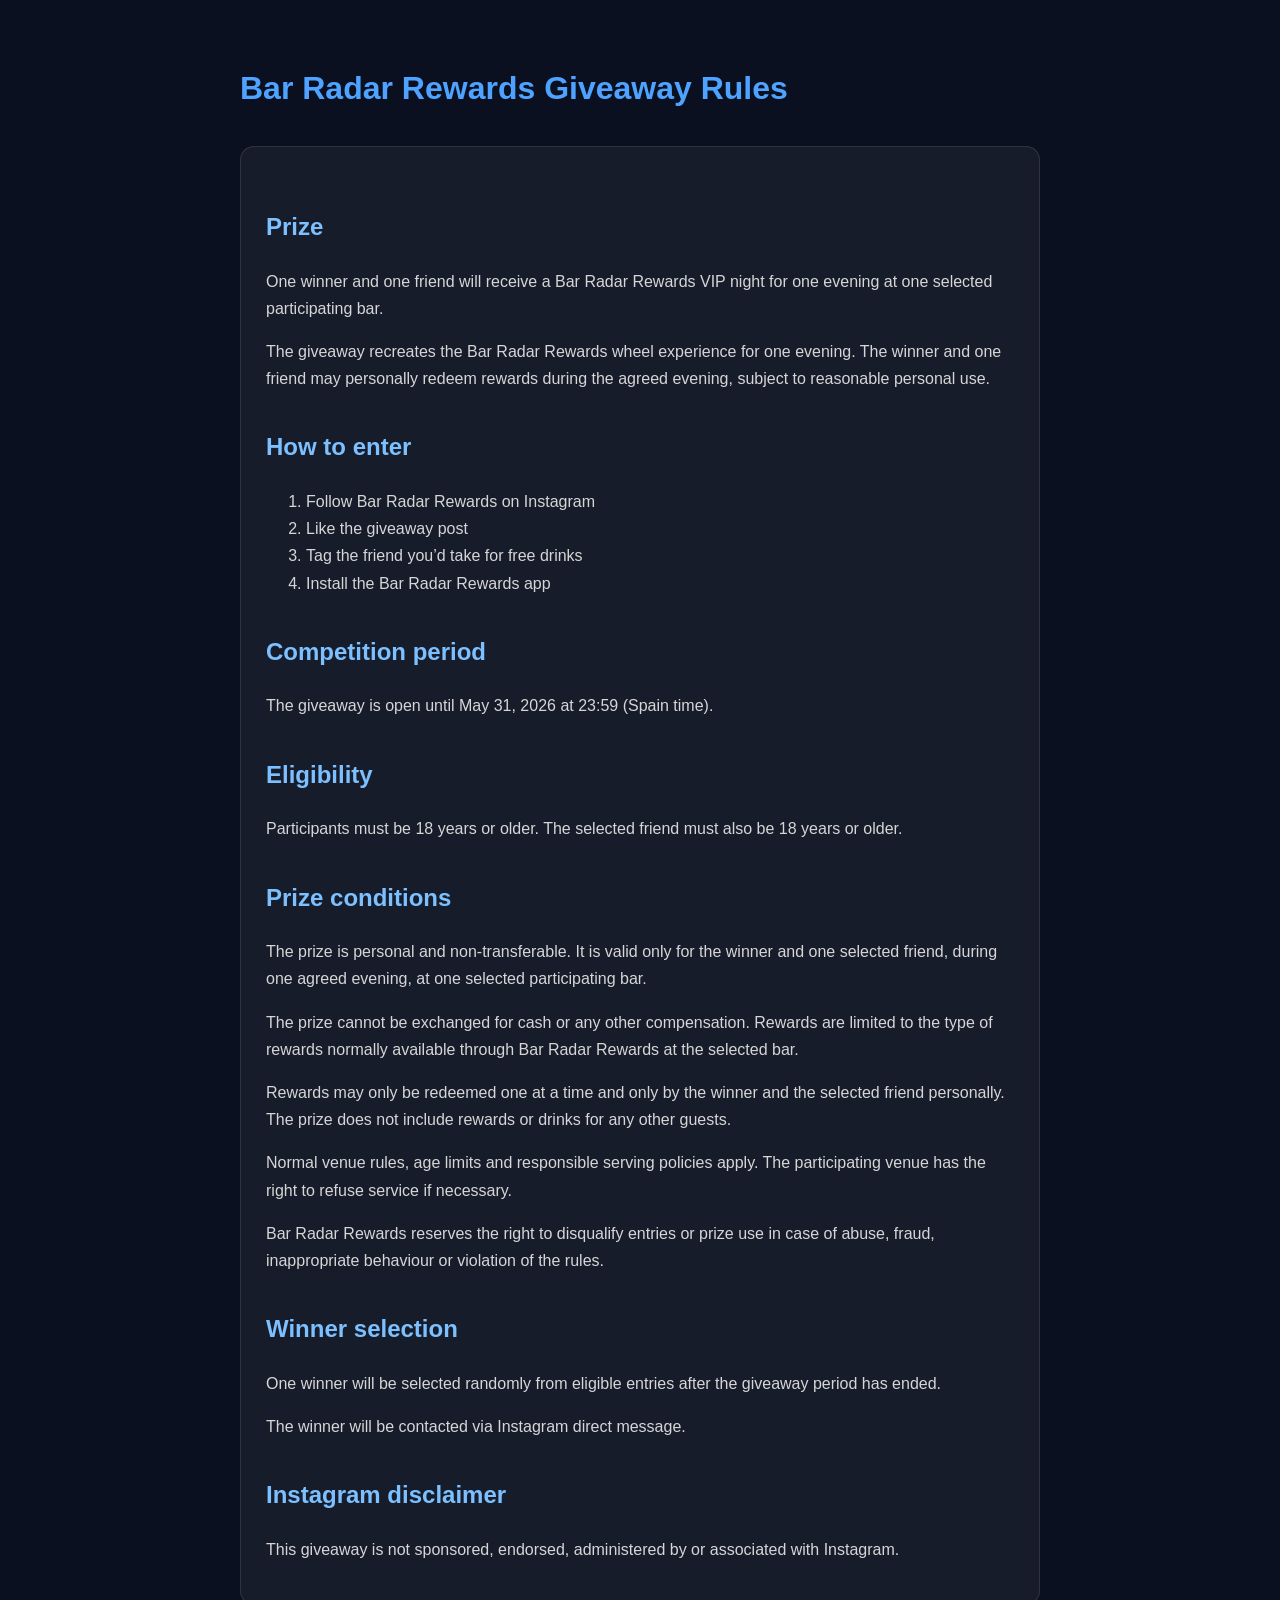
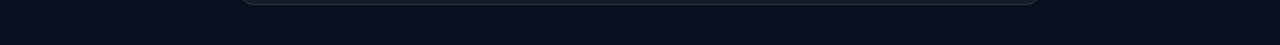
<file: giveaway.html>
<!DOCTYPE html>
<html lang="en">
<head>
  <meta charset="UTF-8" />
  <meta name="viewport" content="width=device-width, initial-scale=1.0"/>
  <title>Bar Radar Rewards Giveaway Rules</title>

  <style>
    body {
      background: #0b1020;
      color: white;
      font-family: Arial, sans-serif;
      line-height: 1.7;
      margin: 0;
      padding: 40px 20px;
    }

    .container {
      max-width: 800px;
      margin: auto;
    }

    h1 {
      color: #4da3ff;
      margin-bottom: 30px;
    }

    h2 {
      color: #7cc0ff;
      margin-top: 35px;
    }

    p, li {
      color: #d6d6d6;
    }

    .box {
      background: rgba(255,255,255,0.05);
      border: 1px solid rgba(255,255,255,0.1);
      border-radius: 14px;
      padding: 25px;
      margin-top: 20px;
    }

    a {
      color: #4da3ff;
    }
  </style>
</head>

<body>

<div class="container">

  <h1>Bar Radar Rewards Giveaway Rules</h1>

  <div class="box">

    <h2>Prize</h2>

    <p>
      One winner and one friend will receive a Bar Radar Rewards VIP night
      for one evening at one selected participating bar.
    </p>

    <p>
      The giveaway recreates the Bar Radar Rewards wheel experience for one evening.
      The winner and one friend may personally redeem rewards during the agreed evening,
      subject to reasonable personal use.
    </p>

    <h2>How to enter</h2>

    <ol>
      <li>Follow Bar Radar Rewards on Instagram</li>
      <li>Like the giveaway post</li>
      <li>Tag the friend you’d take for free drinks</li>
      <li>Install the Bar Radar Rewards app</li>
    </ol>

    <h2>Competition period</h2>

    <p>
      The giveaway is open until May 31, 2026 at 23:59 (Spain time).
    </p>

    <h2>Eligibility</h2>

    <p>
      Participants must be 18 years or older.
      The selected friend must also be 18 years or older.
    </p>

    <h2>Prize conditions</h2>

    <p>
      The prize is personal and non-transferable.
      It is valid only for the winner and one selected friend,
      during one agreed evening,
      at one selected participating bar.
    </p>

    <p>
      The prize cannot be exchanged for cash or any other compensation.
      Rewards are limited to the type of rewards normally available through
      Bar Radar Rewards at the selected bar.
    </p>

    <p>
      Rewards may only be redeemed one at a time and only by the winner
      and the selected friend personally.
      The prize does not include rewards or drinks for any other guests.
    </p>

    <p>
      Normal venue rules, age limits and responsible serving policies apply.
      The participating venue has the right to refuse service if necessary.
    </p>

    <p>
      Bar Radar Rewards reserves the right to disqualify entries or prize use
      in case of abuse, fraud, inappropriate behaviour or violation of the rules.
    </p>

    <h2>Winner selection</h2>

    <p>
      One winner will be selected randomly from eligible entries
      after the giveaway period has ended.
    </p>

    <p>
      The winner will be contacted via Instagram direct message.
    </p>

    <h2>Instagram disclaimer</h2>

    <p>
      This giveaway is not sponsored, endorsed, administered by
      or associated with Instagram.
    </p>

  </div>

</div>

</body>
</html>
</file>
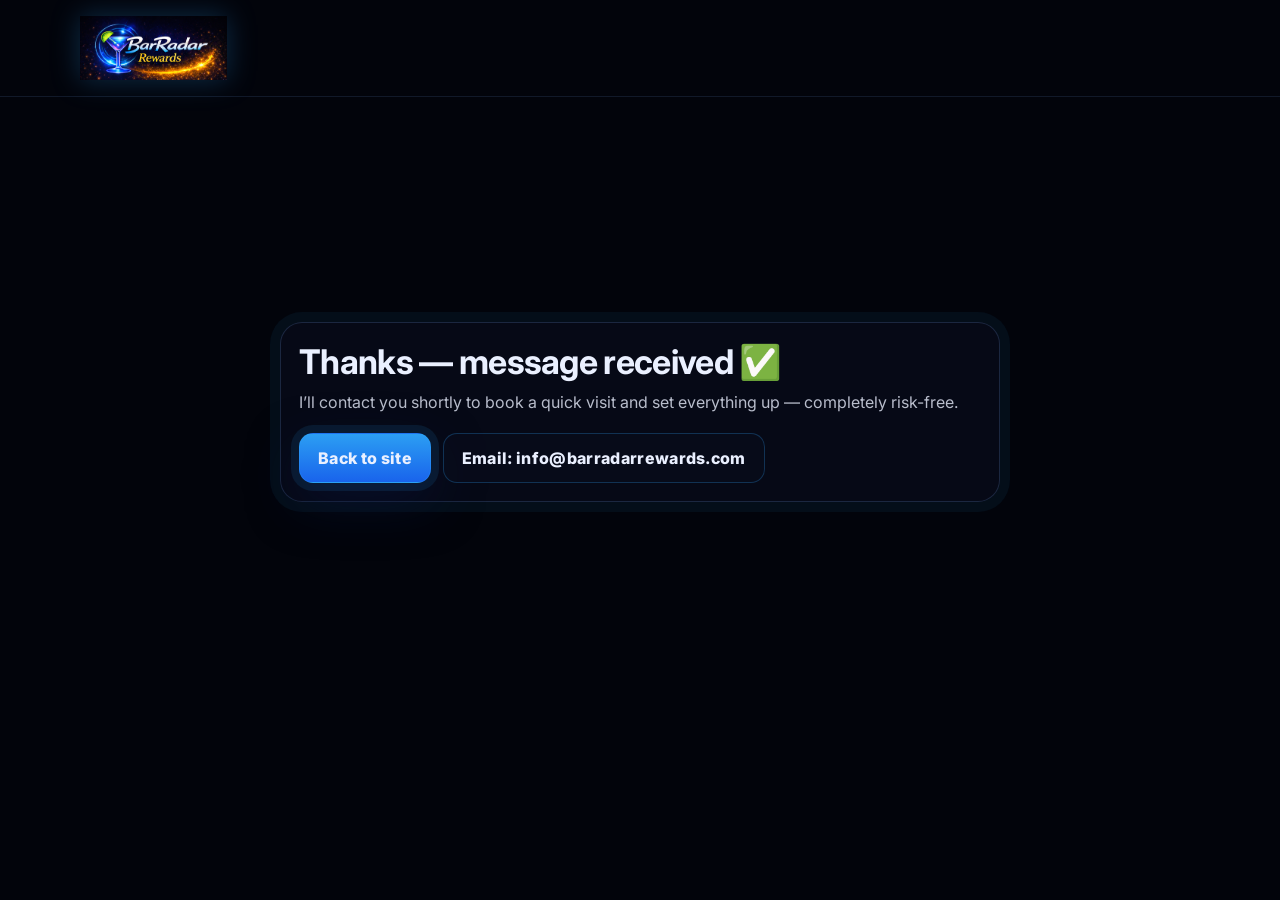
<file: thanks.html>
<!doctype html>
<html lang="en">
<head>
  <meta charset="utf-8" />
  <meta name="viewport" content="width=device-width, initial-scale=1" />
  <title>Thanks — BarRadar Rewards</title>
  <link rel="preconnect" href="https://fonts.googleapis.com">
  <link rel="preconnect" href="https://fonts.gstatic.com" crossorigin>
  <link href="https://fonts.googleapis.com/css2?family=Inter:wght@500;700;800&display=swap" rel="stylesheet">
  <link rel="stylesheet" href="styles.css" />
</head>
<body>
  <header class="topbar">
    <div class="container topbar__inner">
      <a class="brand" href="/" aria-label="BarRadar Rewards">
        <span class="brand__logoWrap">
          <img class="brand__logo" src="assets/barradar-rewards-logo.png" alt="BarRadar Rewards logo" />
        </span>
      </a>
    </div>
  </header>

  <main>
    <section class="contact" style="min-height:70vh;display:flex;align-items:center;">
      <div class="container">
        <div class="form" style="max-width:720px;margin:0 auto;">
          <h1 class="h2" style="margin-bottom:8px;">Thanks — message received ✅</h1>
          <p class="muted" style="margin-top:0;">
            I’ll contact you shortly to book a quick visit and set everything up — completely risk-free.
          </p>
          <div style="margin-top:18px;display:flex;gap:12px;flex-wrap:wrap;">
            <a class="btn btn--primary" href="/">Back to site</a>
            <a class="btn" href="mailto:info@barradarrewards.com" style="background:rgba(10,14,30,.55);">Email: info@barradarrewards.com</a>
          </div>
        </div>
      </div>
    </section>
  </main>

  <script>
    // optional: auto return after 6s
    // setTimeout(() => location.href = "/", 6000);
  </script>
</body>
</html>
</file>
<file: styles.css>
:root{
  --bg:#02040b;
  --panel:rgba(10,14,30,.62);
  --panel2:rgba(10,14,30,.78);
  --text:#eaf0ff;
  --muted:rgba(234,240,255,.78);
  --blue:#2ea7ff;
  --blue2:#1b6cff;
  --glow:rgba(46,167,255,.45);
  --gold:#f5c75b;
}

*{box-sizing:border-box}

html,body{
  margin:0;
  padding:0;
  background:var(--bg);
  color:var(--text);
  font-family:Inter,system-ui,-apple-system,Segoe UI,Roboto,Arial,sans-serif;
  overflow-x:hidden;
}

a{color:inherit;text-decoration:none}

img,video{
  max-width:100%;
  height:auto;
  display:block;
}

.container{
  width:min(1120px,92vw);
  margin:0 auto;
}

.topbar{
  position:sticky;
  top:0;
  z-index:20;
  background:#02040b;
  border-bottom:1px solid rgba(120,170,255,.12);
}

.topbar__inner{
  display:flex;
  align-items:center;
  justify-content:space-between;
  gap:16px;
  padding:16px 0;
}

.brand__logoWrap{
  display:flex;
  align-items:center;
}

.brand__logo{
  height:64px;
  width:auto;
  display:block;
  filter:drop-shadow(0 0 14px rgba(46,167,255,.25));
}

.lang{
  display:flex;
  gap:10px;
  flex-shrink:0;
}

.lang__btn{
  border:1px solid rgba(120,170,255,.18);
  background:rgba(10,14,30,.55);
  color:var(--text);
  border-radius:12px;
  padding:8px 10px;
  cursor:pointer;
  transition:.2s transform,.2s border-color,.2s box-shadow;
  font-weight:700;
}

.lang__btn:hover{
  transform:translateY(-1px);
  border-color:rgba(46,167,255,.35);
  box-shadow:0 0 0 6px rgba(46,167,255,.08);
}

.lang__btn.is-active{
  border-color:rgba(46,167,255,.55);
  box-shadow:0 0 0 6px rgba(46,167,255,.10);
}

.hero{
  position:relative;
  overflow:hidden;
}

.hero__bg{
  position:absolute;
  inset:0;
  background:
    radial-gradient(900px 520px at 68% 20%, rgba(46,167,255,.18), transparent 60%),
    radial-gradient(700px 420px at 18% 35%, rgba(46,167,255,.14), transparent 60%),
    radial-gradient(520px 520px at 82% 78%, rgba(46,167,255,.10), transparent 62%),
    linear-gradient(180deg, rgba(2,4,11,.55), rgba(2,4,11,.95)),
    url('assets/brand-bg.jpg');
  background-size:cover;
  background-position:center;
  filter:saturate(1.02) contrast(1.05);
  transform:scale(1.02);
}

.hero__glow{
  position:absolute;
  inset:-140px;
  pointer-events:none;
  background:radial-gradient(700px 700px at 55% 35%, rgba(46,167,255,.18), transparent 62%);
}

.hero__inner{
  position:relative;
  display:grid;
  grid-template-columns:minmax(0,1.2fr) minmax(280px,.8fr);
  align-items:start;
  gap:32px;
  padding:48px 0 34px;
}

.hero__copy{
  min-width:0;
}

.hero__visual{
  min-width:0;
  width:100%;
  display:flex;
  flex-direction:column;
  align-items:center;
  justify-content:flex-start;
}

.h1{
  font-size:54px;
  line-height:1.04;
  margin:0 0 10px;
  letter-spacing:-.02em;
  text-shadow:0 0 26px rgba(46,167,255,.14);
}

.accent{
  color:var(--gold);
  text-shadow:0 0 22px rgba(245,199,91,.10);
}

.lead{
  font-size:18px;
  line-height:1.55;
  color:var(--muted);
  margin:0 0 18px;
  max-width:54ch;
}

.bullets{
  list-style:none;
  margin:0 0 18px;
  padding:0;
  display:grid;
  gap:10px;
}

.check{
  display:inline-grid;
  place-items:center;
  width:22px;
  height:22px;
  border-radius:9px;
  background:rgba(46,167,255,.16);
  border:1px solid rgba(46,167,255,.26);
  margin-right:10px;
  color:#aee2ff;
  flex-shrink:0;
}

.bullets li{
  display:flex;
  align-items:flex-start;
  color:rgba(234,240,255,.92);
}

.hero__cta{
  display:flex;
  flex-direction:column;
  gap:10px;
  margin:18px 0 10px;
}

.scarcity{
  font-weight:800;
  color:rgba(234,240,255,.90);
  letter-spacing:.01em;
}

.btn{
  display:inline-flex;
  align-items:center;
  justify-content:center;
  border-radius:14px;
  padding:14px 18px;
  font-weight:800;
  letter-spacing:.02em;
  border:1px solid rgba(46,167,255,.25);
  cursor:pointer;
  text-align:center;
}

.btn--primary{
  background:linear-gradient(180deg, rgba(46,167,255,.95), rgba(27,108,255,.92));
  box-shadow:0 0 0 8px rgba(46,167,255,.10), 0 18px 50px rgba(10,20,60,.55);
}

.btn--primary:hover{
  filter:brightness(1.05);
}

.trustline{
  margin-top:12px;
  color:rgba(234,240,255,.78);
  font-size:14px;
}

.phone{
  width:min(340px,100%);
  background:rgba(10,14,30,.35);
  border:1px solid rgba(120,170,255,.18);
  border-radius:22px;
  padding:12px;
  box-shadow:0 0 0 10px rgba(46,167,255,.05), 0 30px 80px rgba(0,0,0,.55);
  margin:0 auto;
}

.phone--small{
  width:min(300px,100%);
}

.phone__img,
.phone__video{
  width:100%;
  border-radius:16px;
  display:block;
}

.phone__video{
  aspect-ratio:9/16;
  object-fit:cover;
  background:#000;
}

.store-links{
  width:100%;
  max-width:340px;
  display:flex;
  flex-direction:column;
  align-items:center;
  justify-content:center;
  gap:12px;
  margin:18px auto 0;
}

.store-links__title{
  width:100%;
  text-align:center;
  font-weight:600;
  margin-bottom:4px;
  color:#fff;
  opacity:.9;
  font-size:14px;
}

.store-links__item{
  display:flex;
  justify-content:center;
  align-items:center;
  width:100%;
  transition:transform .18s ease, opacity .18s ease;
}

.store-links__item:hover{
  transform:translateY(-2px);
  opacity:.92;
}

.store-links__item img{
  display:block;
  width:auto;
  max-width:100%;
  height:52px;
}

.contact{
  padding:44px 0;
  background:linear-gradient(180deg, rgba(2,4,11,.94), rgba(2,4,11,.88));
}

.contact__inner{
  display:grid;
  grid-template-columns:1fr;
  gap:18px;
}

.h2{
  margin:0;
  font-size:34px;
  letter-spacing:-.02em;
}

.muted{
  color:var(--muted);
  line-height:1.6;
  margin:10px 0 0;
}

.contact__title{
  max-width:70ch;
}

.form{
  margin-top:8px;
  background:var(--panel);
  border:1px solid rgba(120,170,255,.18);
  border-radius:22px;
  padding:18px;
  box-shadow:0 0 0 10px rgba(46,167,255,.06);
}

.grid{
  display:grid;
  grid-template-columns:1fr 1fr;
  gap:12px;
}

.field{
  display:flex;
  flex-direction:column;
  gap:8px;
}

.field span{
  font-size:13px;
  color:rgba(234,240,255,.85);
}

.field input,
.field textarea{
  border-radius:14px;
  border:1px solid rgba(120,170,255,.18);
  background:rgba(10,14,30,.55);
  color:var(--text);
  padding:12px 12px;
  outline:none;
}

.field input:focus,
.field textarea:focus{
  border-color:rgba(46,167,255,.45);
  box-shadow:0 0 0 6px rgba(46,167,255,.10);
}

.field--full{
  margin-top:12px;
}

.recaptcha{
  margin-top:12px;
}

.form__actions{
  display:flex;
  gap:14px;
  align-items:center;
  justify-content:space-between;
  margin-top:14px;
  flex-wrap:wrap;
}

.form__note{
  color:rgba(234,240,255,.70);
  font-size:13px;
}

.value{
  padding:34px 0 46px;
  background:linear-gradient(180deg, rgba(2,4,11,.88), rgba(2,4,11,1));
}

.cards{
  display:grid;
  grid-template-columns:repeat(3,1fr);
  gap:14px;
}

.card{
  background:var(--panel2);
  border:1px solid rgba(120,170,255,.18);
  border-radius:22px;
  padding:16px;
  box-shadow:0 0 0 10px rgba(46,167,255,.04);
}

.card__icon{
  font-size:22px;
}

.h3{
  margin:10px 0 6px;
  font-size:18px;
}

.footer{
  padding:22px 0;
  border-top:1px solid rgba(120,170,255,.12);
  background:rgba(2,4,11,.96);
}

.footer__inner{
  display:flex;
  align-items:center;
  justify-content:space-between;
  gap:14px;
  flex-wrap:wrap;
}

.footer__brand{
  font-weight:800;
}

.footer__small{
  color:rgba(234,240,255,.65);
  font-size:13px;
  margin-top:6px;
}

.footer__link{
  color:rgba(234,240,255,.78);
}

.footer__link:hover{
  color:rgba(234,240,255,.95);
}

.hidden{
  display:none;
}

@media (max-width: 920px){
  .hero__inner{
    grid-template-columns:1fr;
    gap:22px;
    padding:26px 0;
  }

  .hero__copy{
    order:1;
  }

  .hero__visual{
    order:2;
    width:100%;
    align-items:center;
    justify-content:center;
    margin-top:6px;
  }

  .phone{
    width:min(340px,92vw);
  }

  .cards{
    grid-template-columns:1fr;
  }
}

@media (max-width: 720px){
  .grid{
    grid-template-columns:1fr;
  }
}

@media (max-width: 600px){
  .brand__logo{
    height:48px;
  }

  .topbar__inner{
    padding:12px 0;
  }

  .lang{
    gap:6px;
  }

  .lang__btn{
    padding:6px 8px;
    font-size:12px;
  }

  .hero__inner{
    gap:18px;
    padding:22px 0;
  }

  .h1{
    font-size:40px;
  }

  .lead{
    font-size:16px;
  }

  .bullets{
    gap:8px;
  }

  .phone{
    width:min(320px,92vw);
  }

  .store-links{
    max-width:320px;
    margin-top:14px;
  }

  .store-links__item img{
    height:46px;
  }

  .store-links__title{
    font-size:13px;
  }

  .h2{
    font-size:28px;
  }
}

@media (max-width: 420px){
  .container{
    width:min(1120px,94vw);
  }

  .phone{
    width:100%;
  }

  .store-links{
    width:100%;
    max-width:100%;
  }

  .store-links__item img{
    max-width:92%;
    height:auto;
  }

  .btn{
    width:100%;
  }
}
</file>
